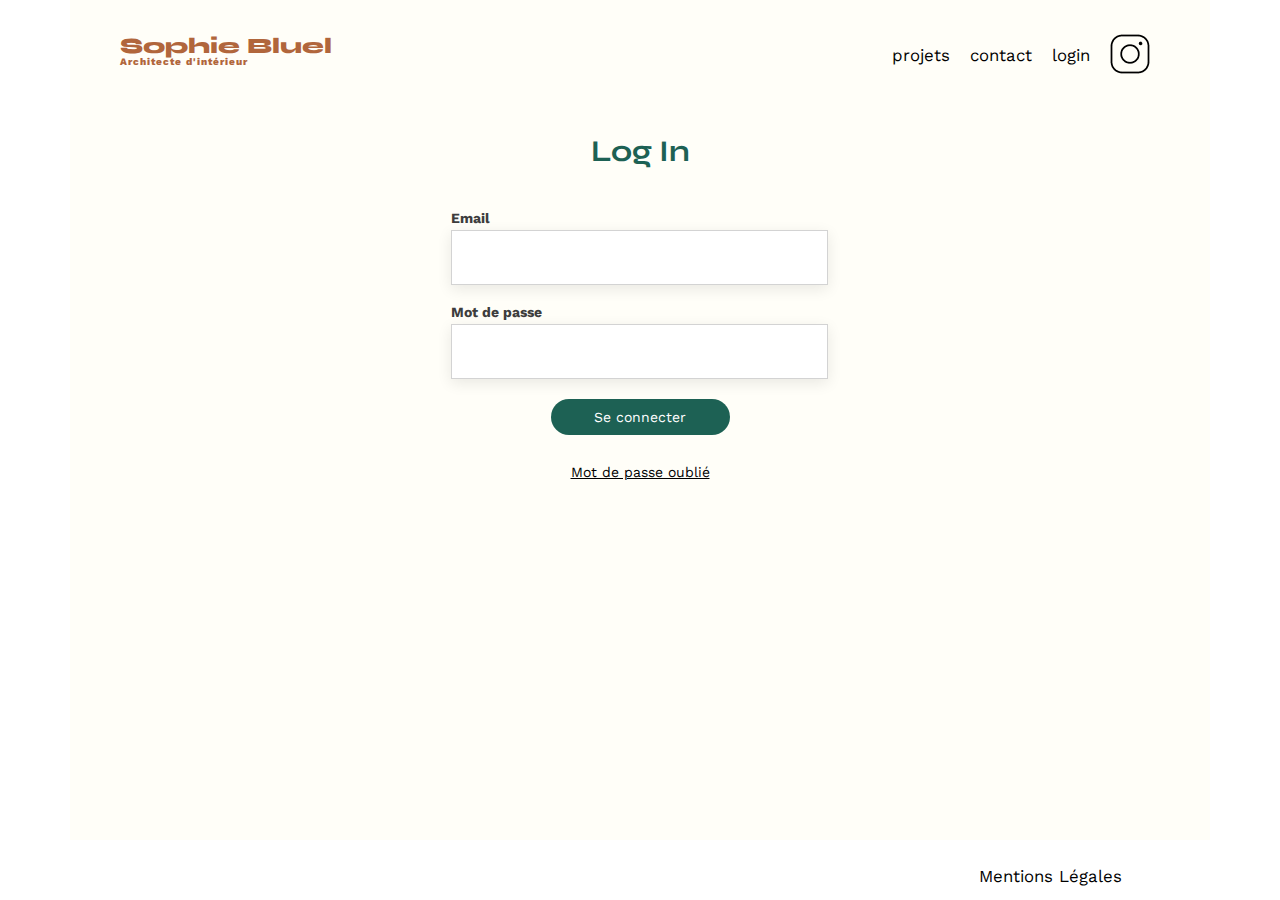
<file: FrontEnd/login.html>
<!DOCTYPE html>
<html lang="fr">
<head>
	<meta charset="UTF-8">
	<title>Sophie Bluel - Architecte d'intérieur</title>
	<meta name="viewport" content="width=device-width, initial-scale=1.0">
	<link rel="preconnect" href="https://fonts.googleapis.com">
	<link rel="preconnect" href="https://fonts.gstatic.com" crossorigin>
	<link href="https://fonts.googleapis.com/css2?family=Syne:wght@700;800&family=Work+Sans&display=swap" rel="stylesheet">
	<meta name="description" content="">
	
	<link rel="stylesheet" type="text/css" href="./css/login_style.css">
</head>

<body>
<div class="main_container">
	<header>
		<a href="./index.html"><h1>Sophie Bluel <span>Architecte d'intérieur</span></h1></a>
		<nav>
			<ul>
				<li id="portfolio_link"><a href="./index.html#portfolio">projets</a></li>
        		<li id="contact_link"><a href="./index.html#contact">contact</a></li>
				<li>login</li>
				<li><img src="./assets/icons/instagram.png" alt="Instagram"></li>
			</ul>
		</nav>
	</header>
	<main>

		<div id="login-container">
			<h2>Log In</h2>
			<form id="login-form" action="index.html">
				<label for="user_email">Email</label>
				<input type="email" name="email" id="user-email">
				<label for="user_password">Mot de passe</label>
				<input type="password" name="password" id="user-password">
				<button type="submit" id="btn-login" class="btn btn_login">Se connecter</button>
				<a href="#" id="forgot-password-link" class="hypertxt_link pw_forgot">Mot de passe oublié</a>
			</form>		
		</div>
		<div id="error-message" class="error_message"></div>
	</main>

	<footer>
		<nav>
			<ul>
				<li>Mentions Légales</li>
			</ul>
		</nav>
	</footer>

</div> <!--close main_container-->

<script src="./javascript/login.js"></script>
</body>
</html>
</file>
<file: FrontEnd/css/login_style.css>
body, html {
    margin: 0;
    padding: 0;
    height: 100%;
}

body {						
	max-width: 1140px;

	margin:auto;
	
	
	font-family: 'Work Sans' ;
	font-size: 14px;
	line-height: 1;

	/* border: solid 2px red; */
}


.main_container {
    max-width: 1440px;
    
    display: flex;
    flex-direction: column;
	
	margin: 0 auto;
    min-height: 100vh;

	background-color: #FFFEF8;
	
}


header, main, footer {
    width: 100%;
}


header {
	display: flex;
	justify-content: space-between;
	

	padding-top: 20px;

	text-decoration: none !important;

}

/* a, nav, ul, li, h1 {

	cursor: pointer;
	text-decoration: none !important;
	
} */

header a,
nav a,
ul a,
li a,
h1 a {
    cursor: pointer;
    text-decoration: none !important;
	border-bottom: none;
}

/* a {

	text-decoration: none !important;

} */

h1{
	display: flex;
	flex-direction: column;

	margin-left: 50px;

	font-family: 'Syne';
	font-size: 22px;
	font-weight: 800;
	color: #B1663C
}

h1 > span {
	font-family: 'Work Sans';
	font-size:10px;
	letter-spacing: 0.1em;

}

nav {

	margin-right: 50px;
}

nav ul {
	display: flex;
	align-items: center;
	list-style-type: none;
}

nav li {
	padding: 0 10px;
	font-size: 1.2em;
}

li:hover {
	color: #B1663C;
	cursor: pointer;
}



#portfolio_link a,
#contact_link a {

    color: #000 !important;
    text-decoration: none !important;
	
}


#portfolio_link a:hover,
#contact_link a:hover {
    color: #B1663C !important;
}



main {
    flex: 1;
	
}



main {
	
	/* border: solid 2px blue; */
}

#login-container {

	text-align: center;

	padding-top: 20px;

	/* border: solid 2px orange; */
}


h2{
	font-family: 'Syne';
	font-weight: 700;
	font-size: 30px;
	color: #1D6154
}

#login-form {

	
	box-sizing: border-box;
	max-width: 379px;

	display: flex;
	flex-direction: column;
	justify-content: center;

	margin-left: auto;
	margin-right: auto;

	padding: 0px;

	/* border: solid 2px black; */


}

label {

	text-align: left;
	margin-top: 20px;
	margin-bottom: 5px;

	color: #3D3D3D;
	font-weight: bold; /* 500 on figma*/


}

input {

	width: 98%;
	height: 51px;

	font-size : 14px;
	/* box-shadow: 4px 4px 6px #808080; */
	box-shadow: 0px 4px 14px 0px rgba(0, 0, 0, 0.09);
	border: 0.1px solid lightgrey;

}

.btn {

	width: 179px;
	height: 36px;

	align-content: center;

	margin: 20px auto 0 auto;

	border: solid 1px transparent;
	border-radius: 60px;

	color: white;
	background-color: #1D6154;

	font-family: 'Work Sans' ;
	font-size: 14px;

	cursor: pointer;

}

.hypertxt_link {

	margin-top: 30px;

	color: black;

}

.pw_forgot a {

	text-decoration: dotted !important;
	text-decoration-color: black;

}

.input-error {
    box-shadow: 0 0 5px rgba(255, 0, 0, 0.7); /* managed by login.js */
}

.error_message {
	text-align: center;
    color: red;
    font-size: 14px;
    margin-top: 15px;
}

/* +++++++ Library SweetAlert2 ++++++++++ */

.swal-confirm-button {
    background-color: #1D6154 !important; /** working */
	border-color: #B1663C !important; /*! not working */
}

.swal-confirm-button:hover {

	background-color: #2C9683!important;
}

.swal2-icon svg {
    fill: #1D6154 !important; /*! not working */
}

.swal2-icon-content svg {
    fill: #1D6154 !important; /*! not working */
}


/* +++++++ Library SweetAlert2 ++++++++++ */

footer {

	height: 60px;

	background-color: #ffff;

	/* border: solid 2px green; */
}


footer nav ul {
	display: flex;
	justify-content: flex-end;
	margin: 2em
}
</file>
